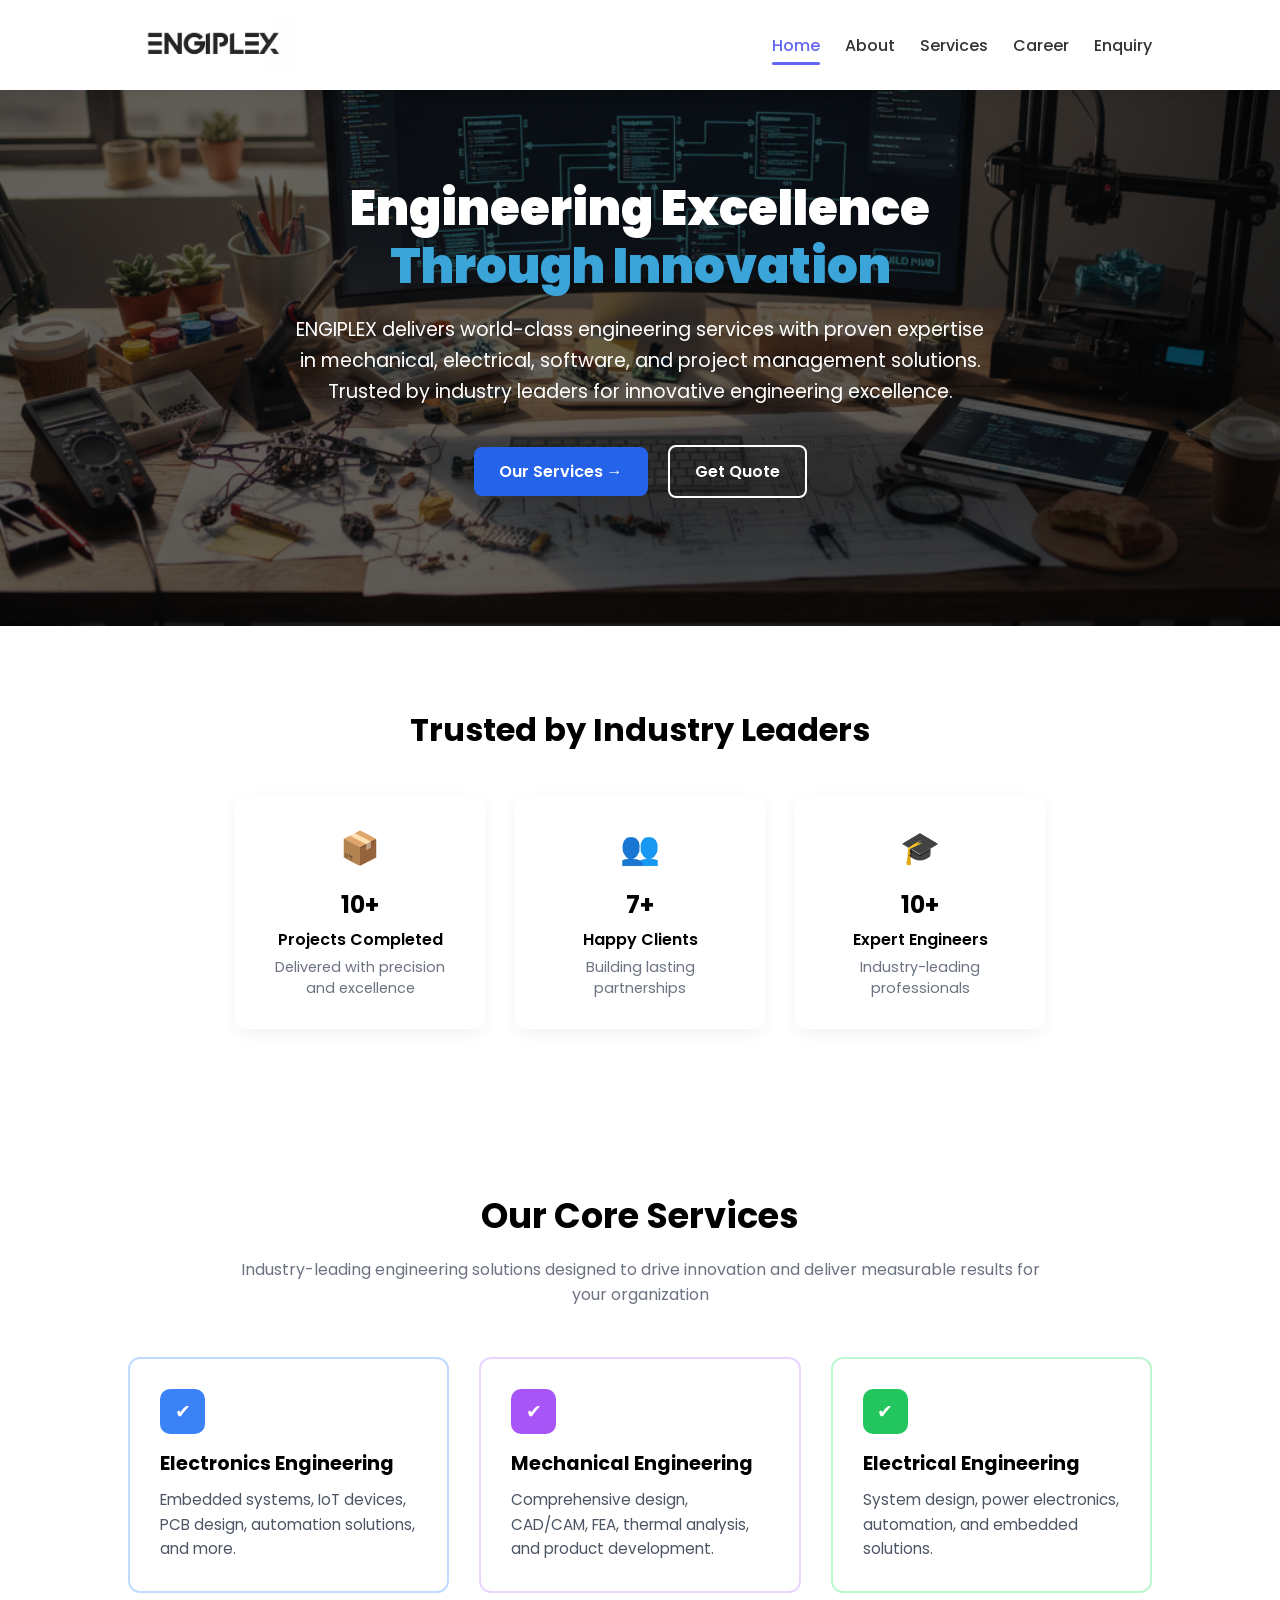
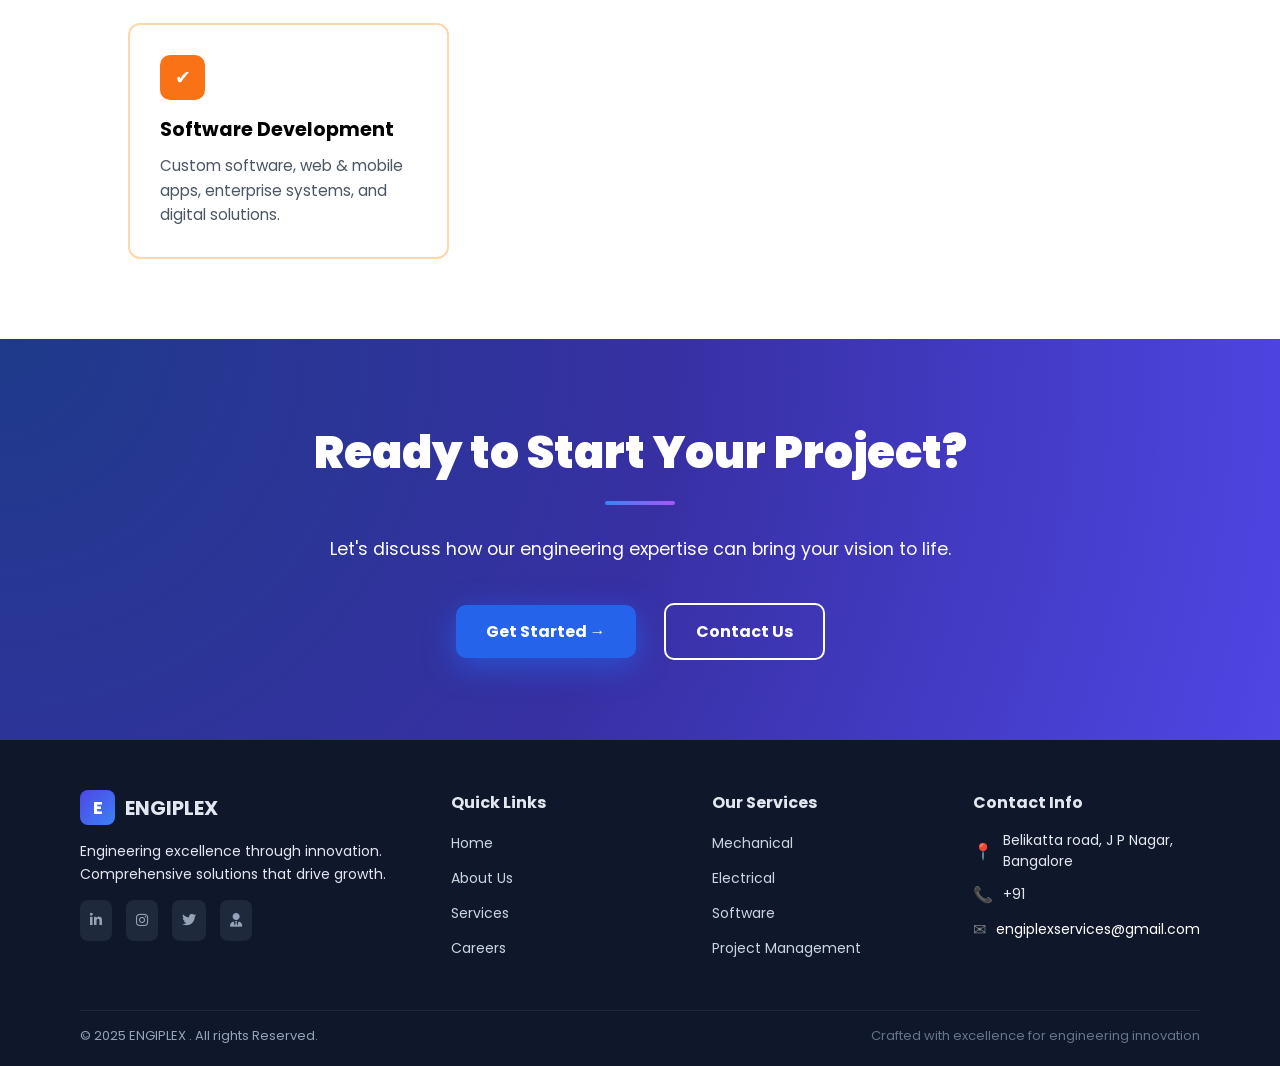
<file: index.html>
<!DOCTYPE html>
<html lang="en">
<head>
  <meta charset="UTF-8" />
  <meta name="viewport" content="width=device-width, initial-scale=1" />
  <title>ENGIPLEX</title>
  <link rel="icon" type="image/x-icon" href="/letter-e.png">
  <link rel="stylesheet" href="style.css" />
  <link href="https://fonts.googleapis.com/css2?family=Poppins:wght@300;400;500;600;700&display=swap" rel="stylesheet">
  <link rel="stylesheet" href="https://cdnjs.cloudflare.com/ajax/libs/font-awesome/6.4.0/css/all.min.css" />
</head>
<body>
  <!-- Navbar -->
<header>
  <div class="logo">
    <img src="./WhatsApp Image 2025-09-23 at 20.38.59 (1).jpeg" 
         alt="Engiplex" class="logo-img">
  </div>

  <!-- Hamburger -->
  <button class="hamburger" id="hamburger">&#9776;</button>

  <!-- Nav menu -->
  <nav class="nav-menu" id="nav-menu">
    <ul>
      <li><a href="./index.html" class="active">Home</a></li>
      <li><a href="./about.html">About</a></li>
      <li><a href="./services.html">Services</a></li>
      <li><a href="./career.html">Career</a></li>
      <li><a href="./Enquiry.html">Enquiry</a></li>
    </ul>
  </nav>
</header>

  <div class="spacer"></div>

  <!-- Hero Section -->
  <section class="hero">
    <div class="hero-content">
      <h1>
        Engineering Excellence <br />
        <span>Through Innovation</span>
      </h1>
      <p>
        ENGIPLEX delivers world-class engineering services with proven expertise in mechanical,
        electrical, software, and project management solutions. Trusted by industry leaders for
        innovative engineering excellence.
      </p>
      <a href="./services.html" class="btn btn-primary">Our Services →</a>
      <a href="./Enquiry.html" class="btn btn-outline">Get Quote</a>
    </div>
  </section>

  <!-- Stats Section -->
  <section class="stats">
    <h2>Trusted by Industry Leaders</h2>
    <div class="stats-container">
      <div class="stat-box blue">
        <div class="icon">📦</div>
        <h3>10+</h3>
        <p>Projects Completed</p>
        <span>Delivered with precision and excellence</span>
      </div>
      <div class="stat-box purple">
        <div class="icon">👥</div>
        <h3>7+</h3>
        <p>Happy Clients</p>
        <span>Building lasting partnerships</span>
      </div>
      <div class="stat-box green">
        <div class="icon">🎓</div>
        <h3>10+</h3>
        <p>Expert Engineers</p>
        <span>Industry-leading professionals</span>
      </div>
    </div>
  </section>

  <!-- Services -->
  <section class="services" id="services">
    <h2>Our Core Services</h2>
    <p class="subtitle">
      Industry-leading engineering solutions designed to drive innovation and deliver measurable 
      results for your organization
    </p>

    <div class="services-container">
      <div class="service-box blue">
        <div class="icon">✔</div>
        <h3>Electronics Engineering</h3>
        <p>Embedded systems, IoT devices, PCB design, automation solutions, and more.</p>
      </div>

      <div class="service-box purple">
        <div class="icon">✔</div>
        <h3>Mechanical Engineering</h3>
        <p>Comprehensive design, CAD/CAM, FEA, thermal analysis, and product development.</p>
      </div>

      <div class="service-box green">
        <div class="icon">✔</div>
        <h3>Electrical Engineering</h3>
        <p>System design, power electronics, automation, and embedded solutions.</p>
      </div>

      <div class="service-box orange">
        <div class="icon">✔</div>
        <h3>Software Development</h3>
        <p>Custom software, web & mobile apps, enterprise systems, and digital solutions.</p>
      </div>
    </div>
  </section>

  <!-- CTA -->
  <section class="cta">
    <div class="cta-content">
      <h2>Ready to Start Your Project?</h2>
      <div class="underline"></div>
      <p>Let's discuss how our engineering expertise can bring your vision to life.</p>
      <div class="cta-buttons">
        <a href="./Enquiry.html" class="btn btn-primary">Get Started →</a>
        <a href="./Enquiry.html" class="btn btn-outline">Contact Us</a>
      </div>
    </div>
  </section>

  <!-- Footer -->
  <footer>
    <div class="footer-container">
      <div class="footer-logo">
        <h2><span>E</span> ENGIPLEX</h2>
        <p>Engineering excellence through innovation. Comprehensive solutions that drive growth.</p>
        <div class="social-icons">
          <a href="https://www.linkedin.com/in/engiplex-solutions-1778b5385/"><i class="fa-brands fa-linkedin-in"></i></a>
          <a href="https://www.instagram.com/engiplex_solutions?igsh=ajIwdDNiMGxyZDZq"><i class="fa-brands fa-instagram"></i></a>
          <a href="https://x.com/engiplex?t=Xqmq5yQacJiOhjnsV5-pFg&s=08"><i class="fa-brands fa-twitter"></i></a>
          <a href="./admin.html" class="login-btn"><i class="fa-solid fa-user-tie"></i></a>
        </div>
      </div>

      <div>
        <h3>Quick Links</h3>
        <ul>
          <li><a href="./index.html">Home</a></li>
          <li><a href="./about.html">About Us</a></li>
          <li><a href="./services.html">Services</a></li>
          <li><a href="./career.html">Careers</a></li>
        </ul>
      </div>

      <div>
        <h3>Our Services</h3>
        <ul>
          <li><a href="./services.html">Mechanical</a></li>
          <li><a href="./services.html">Electrical</a></li>
          <li><a href="./services.html">Software</a></li>
          <li><a href="./services.html">Project Management</a></li>
        </ul>
      </div>

      <div class="contact-info">
        <h3>Contact Info</h3>
        <p><span>📍</span> Belikatta road, J P Nagar, Bangalore</p>
        <p><span>📞</span> +91</p>
        <p><span>✉</span> <a id="ml" href="mailto:engiplexservices@gmail.com">engiplexservices@gmail.com</a></p>
      </div>
    </div>

    <div class="footer-bottom">
      <p>© 2025 ENGIPLEX . All rights Reserved.</p>
      <p><span>Crafted with excellence for engineering innovation</span></p>
    </div>
  </footer>
  <script>
// Hamburger menu toggle
const hamburger = document.querySelector('.hamburger');
const navMenu = document.querySelector('.nav-menu');

hamburger.addEventListener('click', () => {
  navMenu.classList.toggle('show');
});

// Close mobile menu when a link is clicked
document.querySelectorAll('.nav-menu ul li a').forEach(link => {
  link.addEventListener('click', () => {
    navMenu.classList.remove('show');
  });
});


  </script>
</body>
</html>
</file>
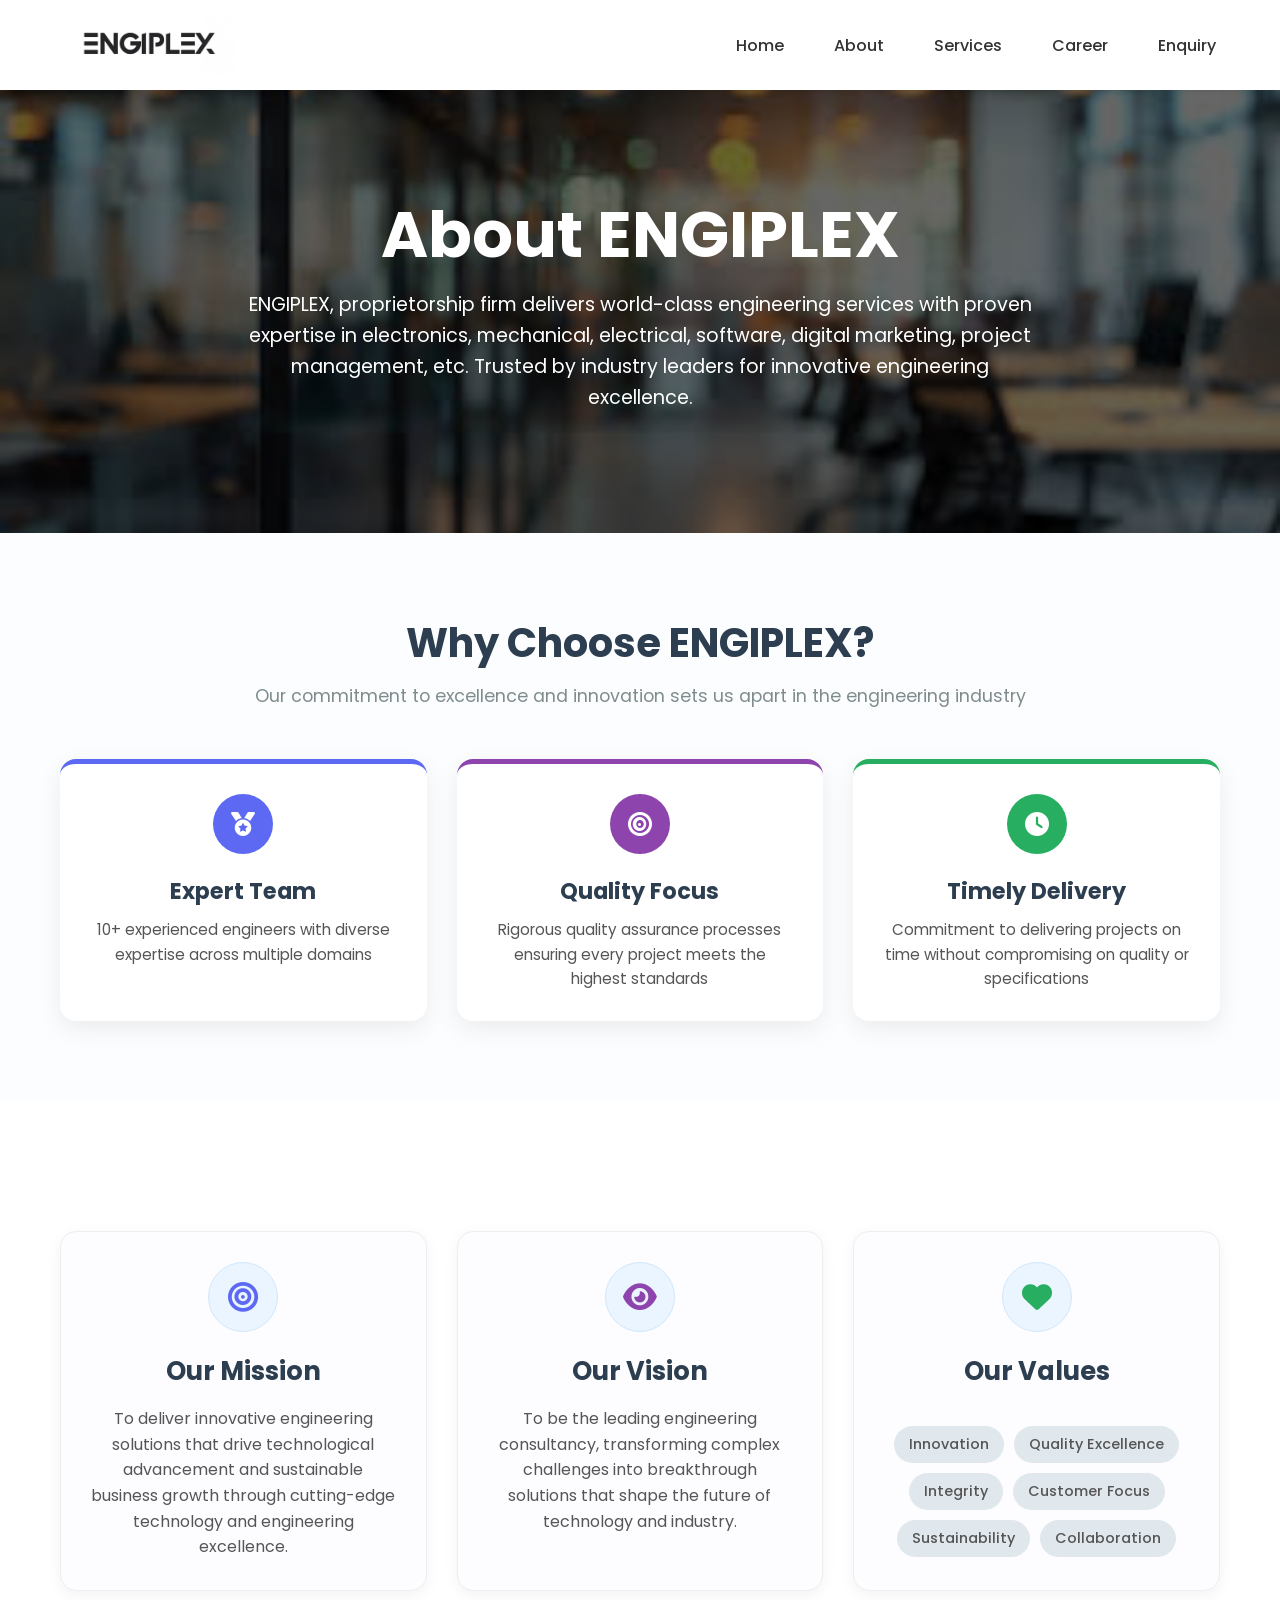
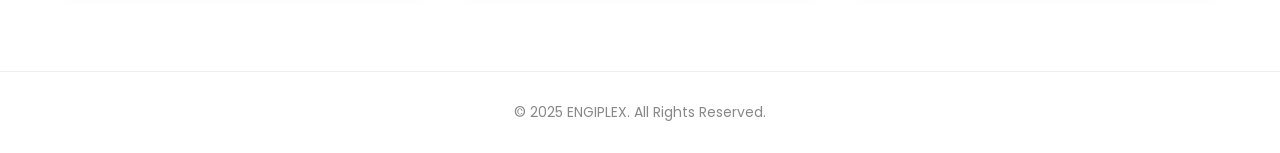
<file: about.html>
<!DOCTYPE html>
<html lang="en">
<head>
  <meta charset="UTF-8">
  <meta name="viewport" content="width=device-width, initial-scale=1.0">
  <title>About Us - ENGIPLEX</title>
  <link rel="stylesheet" href="./style.css">
  <link rel="stylesheet" href="./about.css">
  <link rel="preconnect" href="https://fonts.googleapis.com">
  <link rel="preconnect" href="https://fonts.gstatic.com" crossorigin>
  <link href="https://fonts.googleapis.com/css2?family=Poppins:wght@400;500;600;700&display=swap" rel="stylesheet">
  <link rel="stylesheet" href="https://cdnjs.cloudflare.com/ajax/libs/font-awesome/6.4.2/css/all.min.css">
</head>
<body>

  <!-- Navbar/Header -->
  <header>
    <div class="logo">
      <img src="./WhatsApp Image 2025-09-23 at 20.38.59 (1).jpeg" alt="Engiplex" class="logo-img">
    </div>

    <!-- Hamburger -->
    <button class="hamburger">&#9776;</button>

    <!-- Nav menu -->
    <nav class="nav-menu">
      <ul>
        <li><a href="./index.html">Home</a></li>
        <li><a href="./about.html" class="active">About</a></li>
        <li><a href="./services.html">Services</a></li>
        <li><a href="./career.html">Career</a></li>
        <li><a href="./Enquiry.html">Enquiry</a></li>
      </ul>
    </nav>
  </header>

  <div class="spacer"></div>

  <main>
    <!-- Hero Section -->
    <section class="hero-section">
      <div class="hero-content">
        <h1>About <br>ENGIPLEX</h1>
        <p>ENGIPLEX, proprietorship firm delivers world-class engineering services with proven expertise in electronics, mechanical, electrical, software, digital marketing, project management, etc. Trusted by industry leaders for innovative engineering excellence.</p>
      </div>
    </section>

    <!-- Why Choose Us -->
    <section class="section-padded why-choose-us">
      <div class="container">
        <h2 class="section-title">Why Choose ENGIPLEX?</h2>
        <p class="section-subtitle">Our commitment to excellence and innovation sets us apart in the engineering industry</p>

        <div class="features-grid">
          <div class="feature-card team">
            <div class="card-icon"><i class="fas fa-medal"></i></div>
            <h3>Expert Team</h3>
            <p>10+ experienced engineers with diverse expertise across multiple domains</p>
          </div>
          <div class="feature-card quality">
            <div class="card-icon"><i class="fas fa-bullseye"></i></div>
            <h3>Quality Focus</h3>
            <p>Rigorous quality assurance processes ensuring every project meets the highest standards</p>
          </div>
          <div class="feature-card delivery">
            <div class="card-icon"><i class="fas fa-clock"></i></div>
            <h3>Timely Delivery</h3>
            <p>Commitment to delivering projects on time without compromising on quality or specifications</p>
          </div>
        </div>
      </div>
    </section>

    <!-- Mission, Vision, Values -->
    <section class="section-padded mvv-section">
      <div class="container">
        <div class="mvv-grid">
          <div class="mvv-item mission">
            <div class="item-icon"><i class="fas fa-bullseye"></i></div>
            <h3>Our Mission</h3>
            <p>To deliver innovative engineering solutions that drive technological advancement and sustainable business growth through cutting-edge technology and engineering excellence.</p>
          </div>
          <div class="mvv-item vision">
            <div class="item-icon"><i class="fas fa-eye"></i></div>
            <h3>Our Vision</h3>
            <p>To be the leading engineering consultancy, transforming complex challenges into breakthrough solutions that shape the future of technology and industry.</p>
          </div>
          <div class="mvv-item values">
            <div class="item-icon"><i class="fas fa-heart"></i></div>
            <h3>Our Values</h3>
            <div class="values-tags">
              <span>Innovation</span>
              <span>Quality Excellence</span>
              <span>Integrity</span>
              <span>Customer Focus</span>
              <span>Sustainability</span>
              <span>Collaboration</span>
            </div>
          </div>
        </div>
      </div>
    </section>
  </main>

  <footer>
    &copy; 2025 ENGIPLEX. All Rights Reserved.
  </footer>

  <!-- JS for navbar -->
  <script>
    const hamburger = document.querySelector('.hamburger');
    const navMenu = document.querySelector('.nav-menu');

    hamburger.addEventListener('click', () => {
      navMenu.classList.toggle('show');
    });

    document.querySelectorAll('.nav-menu ul li a').forEach(link => {
      link.addEventListener('click', () => {
        navMenu.classList.remove('show');
      });
    });

    // Highlight active page dynamically
    const currentPage = location.pathname.split("/").pop();
    document.querySelectorAll('.nav-menu ul li a').forEach(link => {
      if(link.getAttribute('href') === currentPage) {
        link.classList.add('active');
      } else {
        link.classList.remove('active');
      }
    });
  </script>

</body>
</html>
</file>
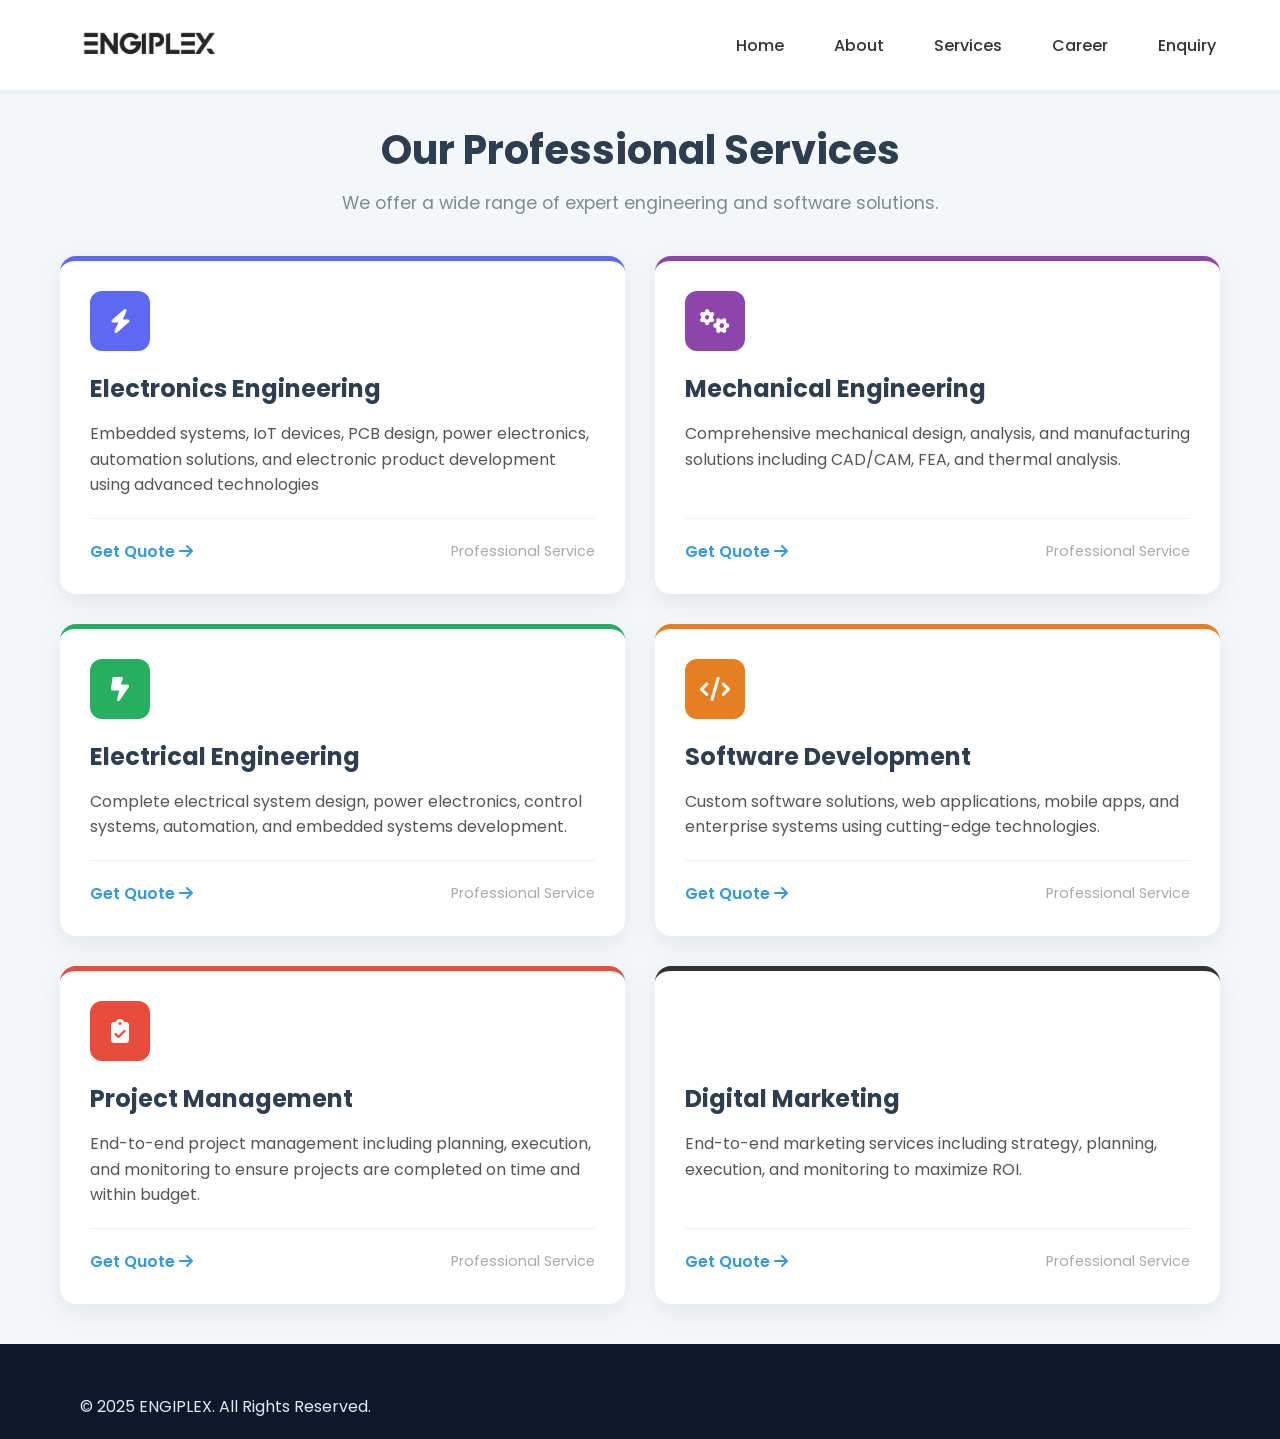
<file: services.html>
<!DOCTYPE html>
<html lang="en">
<head>
  <meta charset="UTF-8">
  <meta name="viewport" content="width=device-width, initial-scale=1.0">
  <title>Our Services - ENGIPLEX</title>
  <link rel="stylesheet" href="./style.css">
  <link rel="stylesheet" href="./services.css">
  <link rel="preconnect" href="https://fonts.googleapis.com">
  <link rel="preconnect" href="https://fonts.gstatic.com" crossorigin>
  <link href="https://fonts.googleapis.com/css2?family=Poppins:wght@400;500;600;700&display=swap" rel="stylesheet">
  <link rel="stylesheet" href="https://cdnjs.cloudflare.com/ajax/libs/font-awesome/6.4.2/css/all.min.css">
</head>
<body>

  <!-- Navbar/Header -->
  <header>
    <div class="logo">
      <img src="./WhatsApp Image 2025-09-23 at 20.38.59 (1).jpeg" alt="Engiplex" class="logo-img">
    </div>

    <!-- Hamburger -->
    <button class="hamburger">&#9776;</button>

    <!-- Nav menu -->
    <nav class="nav-menu">
      <ul>
        <li><a href="./index.html">Home</a></li>
        <li><a href="./about.html">About</a></li>
        <li><a href="./services.html" class="active">Services</a></li>
        <li><a href="./career.html">Career</a></li>
        <li><a href="./Enquiry.html">Enquiry</a></li>
      </ul>
    </nav>
  </header>

  <div class="spacer"></div>

  <main class="container">
    <div class="page-header">
      <h1>Our Professional Services</h1>
      <p>We offer a wide range of expert engineering and software solutions.</p>
    </div>

    <div class="services-grid">
      <div class="service-card vlsi">
        <div class="card-icon"><i class="fas fa-bolt"></i></div>
        <h3>Electronics Engineering</h3>
        <p>Embedded systems, IoT devices, PCB design, power electronics, automation solutions, and electronic product development using advanced technologies</p>
        <div class="card-footer">
          <a href="./Enquiry.html">Get Quote <i class="fas fa-arrow-right"></i></a>
          <span>Professional Service</span>
        </div>
      </div>

      <div class="service-card mechanical">
        <div class="card-icon"><i class="fas fa-cogs"></i></div>
        <h3>Mechanical Engineering</h3>
        <p>Comprehensive mechanical design, analysis, and manufacturing solutions including CAD/CAM, FEA, and thermal analysis.</p>
        <div class="card-footer">
          <a href="./Enquiry.html">Get Quote <i class="fas fa-arrow-right"></i></a>
          <span>Professional Service</span>
        </div>
      </div>

      <div class="service-card electrical">
        <div class="card-icon"><i class="fas fa-bolt-lightning"></i></div>
        <h3>Electrical Engineering</h3>
        <p>Complete electrical system design, power electronics, control systems, automation, and embedded systems development.</p>
        <div class="card-footer">
          <a href="./Enquiry.html">Get Quote <i class="fas fa-arrow-right"></i></a>
          <span>Professional Service</span>
        </div>
      </div>

      <div class="service-card software">
        <div class="card-icon"><i class="fas fa-code"></i></div>
        <h3>Software Development</h3>
        <p>Custom software solutions, web applications, mobile apps, and enterprise systems using cutting-edge technologies.</p>
        <div class="card-footer">
          <a href="./Enquiry.html">Get Quote <i class="fas fa-arrow-right"></i></a>
          <span>Professional Service</span>
        </div>
      </div>

      <div class="service-card project-management">
        <div class="card-icon"><i class="fas fa-clipboard-check"></i></div>
        <h3>Project Management</h3>
        <p>End-to-end project management including planning, execution, and monitoring to ensure projects are completed on time and within budget.</p>
        <div class="card-footer">
          <a href="./Enquiry.html">Get Quote <i class="fas fa-arrow-right"></i></a>
          <span>Professional Service</span>
        </div>
      </div>

      <div class="service-card digital-marketing">
        <div class="card-icon"><i class="fas fa-bullhorn"></i></div>
        <h3>Digital Marketing</h3>
        <p>End-to-end marketing services including strategy, planning, execution, and monitoring to maximize ROI.</p>
        <div class="card-footer">
          <a href="./Enquiry.html">Get Quote <i class="fas fa-arrow-right"></i></a>
          <span>Professional Service</span>
        </div>
      </div>
    </div>
  </main>

  <footer>
    &copy; 2025 ENGIPLEX. All Rights Reserved.
  </footer>

  <!-- JS for navbar -->
  <script>
    const hamburger = document.querySelector('.hamburger');
    const navMenu = document.querySelector('.nav-menu');

    hamburger.addEventListener('click', () => {
      navMenu.classList.toggle('show');
    });

    document.querySelectorAll('.nav-menu ul li a').forEach(link => {
      link.addEventListener('click', () => {
        navMenu.classList.remove('show');
      });
    });

    // Highlight active page dynamically
    const currentPage = location.pathname.split("/").pop();
    document.querySelectorAll('.nav-menu ul li a').forEach(link => {
      if(link.getAttribute('href') === currentPage) {
        link.classList.add('active');
      } else {
        link.classList.remove('active');
      }
    });
  </script>

</body>
</html>
</file>
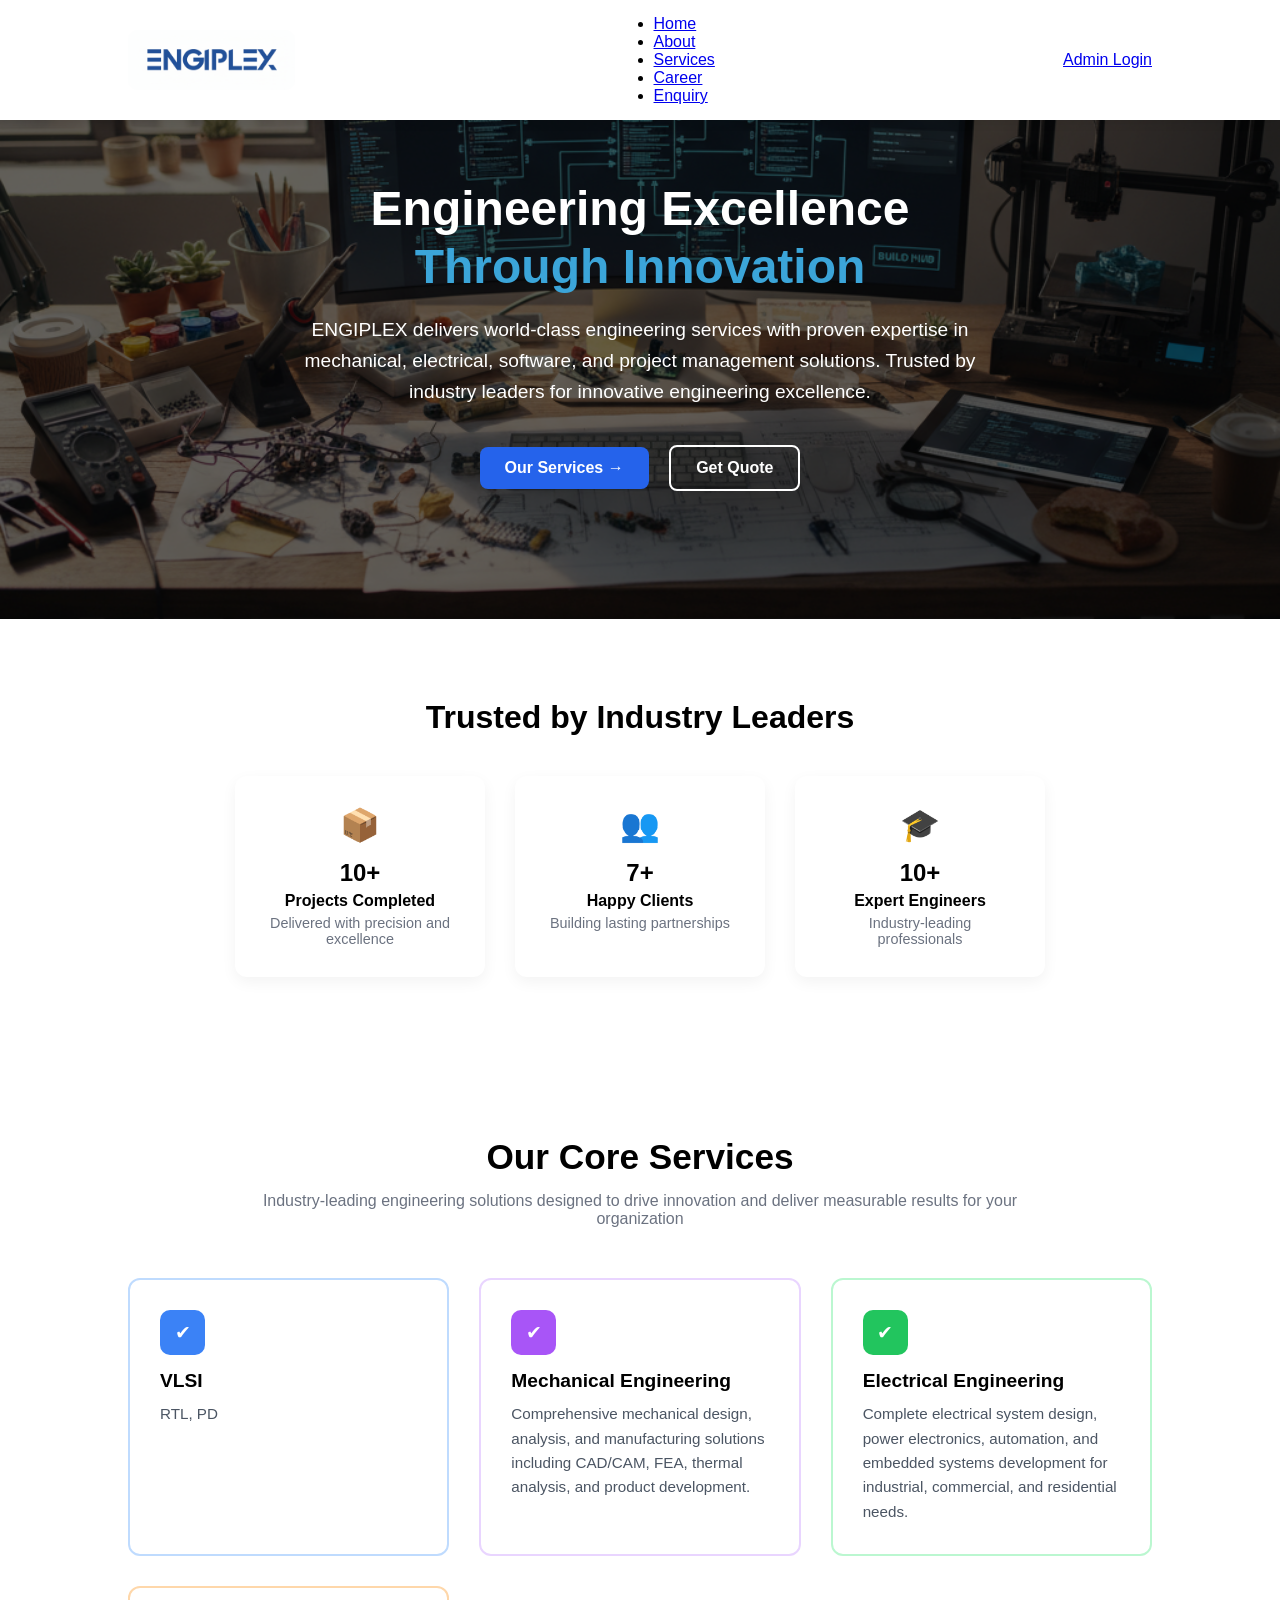
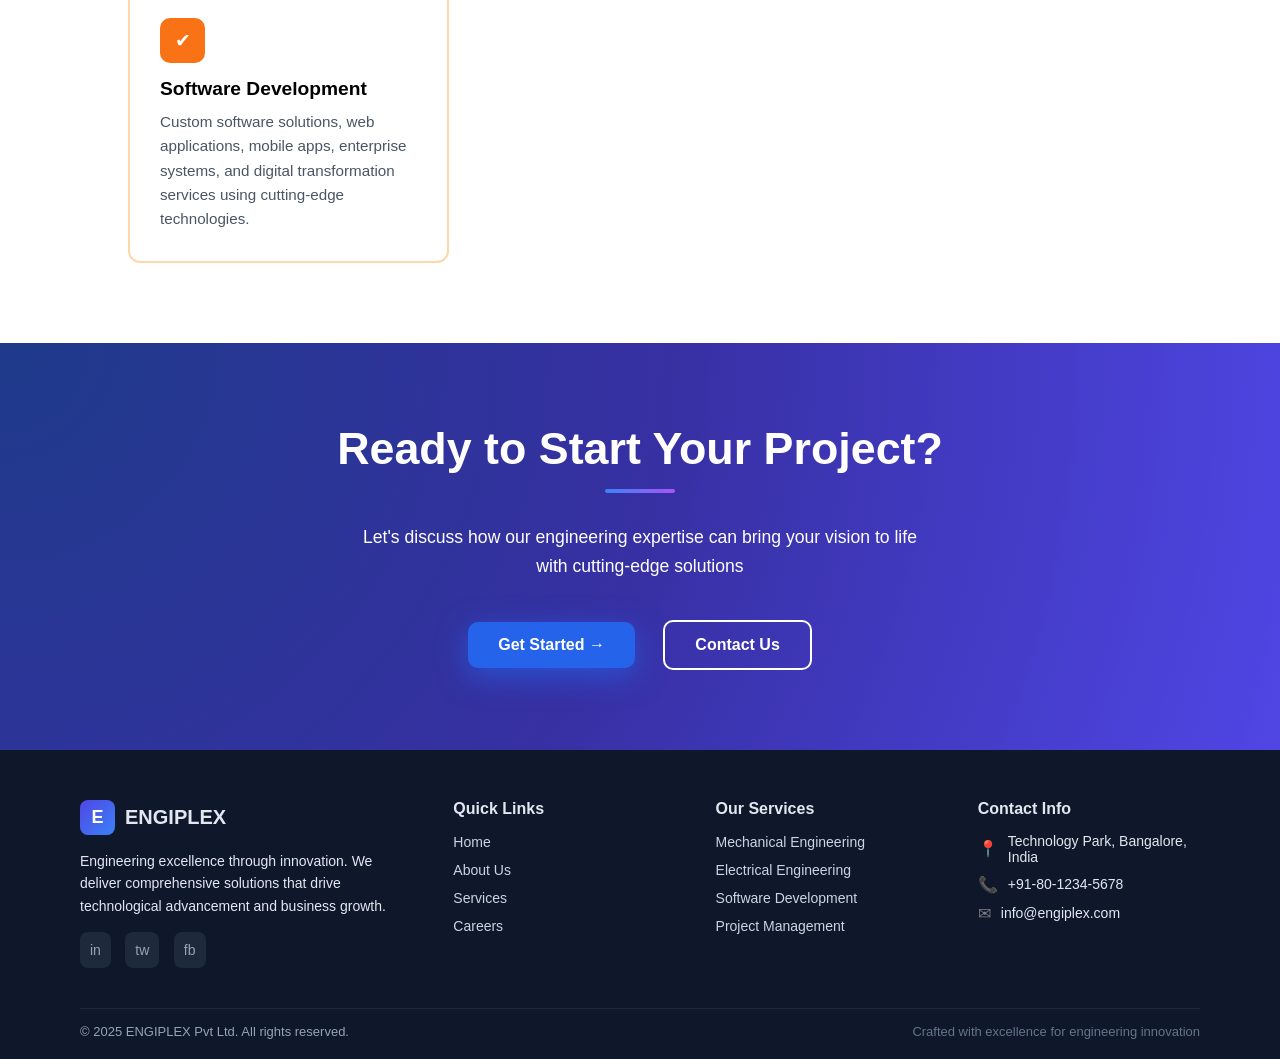
<file: style.html>
<!DOCTYPE html>
<html lang="en">
<head>
  <meta charset="UTF-8" />
  <meta name="viewport" content="width=device-width, initial-scale=1" />
  <title>ENGIPLEX</title>
  <link rel="stylesheet" href="style.css" />
</head>
<body>
  <!-- Navbar -->
  <header>
    <!-- <div class="logo">
      <span class="logo-circle">E</span> ENGIPLEX
    </div> -->
    <img src="./Engiplex.png" alt="Quick Bake Logo" style="height: 60px; margin-right: 10px; border-radius: 10px;">
    <nav>
      <ul>
        <li><a href="./style.html" class="active">Home</a></li>
        <li><a href="./about.html">About</a></li>
        <li><a href="./services.html">Services</a></li>
        <li><a href="./career.html">Career</a></li>
        <li><a href="./Enquiry.html">Enquiry</a></li>
      </ul>
    </nav>
    <a href="./admin.html" class="login-btn">Admin Login</a>
  </header>

  <div class="spacer"></div>

  <!-- Hero Section -->
  <section class="hero">
    <div class="hero-content">
      <h1>
        Engineering Excellence <br />
        <span>Through Innovation</span>
      </h1>
      <p>
        ENGIPLEX delivers world-class engineering services with proven expertise in mechanical,
        electrical, software, and project management solutions. Trusted by industry leaders for
        innovative engineering excellence.
      </p>
      <a href="#services" class="btn btn-primary">Our Services →</a>
      <a href="#contact" class="btn btn-outline">Get Quote</a>
    </div>
  </section>

  <!-- Stats Section -->
  <section class="stats">
    <h2>Trusted by Industry Leaders</h2>
    <div class="stats-container">
      <div class="stat-box blue">
        <div class="icon">📦</div>
        <h3>10+</h3>
        <p>Projects Completed</p>
        <span>Delivered with precision and excellence</span>
      </div>
      <div class="stat-box purple">
        <div class="icon">👥</div>
        <h3>7+</h3>
        <p>Happy Clients</p>
        <span>Building lasting partnerships</span>
      </div>
      <div class="stat-box green">
        <div class="icon">🎓</div>
        <h3>10+</h3>
        <p>Expert Engineers</p>
        <span>Industry-leading professionals</span>
      </div>
    </div>
  </section>

  <!-- Core Services Section -->
  <section class="services" id="services">
    <h2>Our Core Services</h2>
    <p class="subtitle">
      Industry-leading engineering solutions designed to drive innovation and deliver measurable 
      results for your organization
    </p>

    <div class="services-container">
      <!-- Service Box 1 -->
      <div class="service-box blue">
        <div class="icon">✔</div>
        <h3>VLSI</h3>
        <p>RTL, PD</p>
      </div>

      <!-- Service Box 2 -->
      <div class="service-box purple">
        <div class="icon">✔</div>
        <h3>Mechanical Engineering</h3>
        <p>
          Comprehensive mechanical design, analysis, and manufacturing solutions including CAD/CAM, 
          FEA, thermal analysis, and product development.
        </p>
      </div>

      <!-- Service Box 3 -->
      <div class="service-box green">
        <div class="icon">✔</div>
        <h3>Electrical Engineering</h3>
        <p>
          Complete electrical system design, power electronics, automation, and embedded systems 
          development for industrial, commercial, and residential needs.
        </p>
      </div>

      <!-- Service Box 4 -->
      <div class="service-box orange">
        <div class="icon">✔</div>
        <h3>Software Development</h3>
        <p>
          Custom software solutions, web applications, mobile apps, enterprise systems, and digital 
          transformation services using cutting-edge technologies.
        </p>
      </div>
    </div>
  </section>

  <!-- Call to Action Section -->
  <section class="cta">
    <div class="cta-content">
      <h2>Ready to Start Your Project?</h2>
      <div class="underline"></div>
      <p>
        Let's discuss how our engineering expertise can bring your vision to life with
        cutting-edge solutions
      </p>
      <div class="cta-buttons">
        <a href="#get-started" class="btn btn-primary">Get Started →</a>
        <a href="#contact" class="btn btn-outline">Contact Us</a>
      </div>
    </div>
  </section>

  <!-- Footer -->
  <footer>
    <div class="footer-container">

      <!-- Logo & About -->
      <div class="footer-logo">
        <h2><span>E</span> ENGIPLEX</h2>
        <p>Engineering excellence through innovation. We deliver comprehensive solutions that drive technological advancement and business growth.</p>
        <div class="social-icons">
          <a href="#">in</a>
          <a href="#">tw</a>
          <a href="#">fb</a>
        </div>
      </div>

      <!-- Quick Links -->
      <div>
        <h3>Quick Links</h3>
        <ul>
          <li><a href="#">Home</a></li>
          <li><a href="#">About Us</a></li>
          <li><a href="#">Services</a></li>
          <li><a href="#">Careers</a></li>
        </ul>
      </div>

      <!-- Services -->
      <div>
        <h3>Our Services</h3>
        <ul>
          <li><a href="#">Mechanical Engineering</a></li>
          <li><a href="#">Electrical Engineering</a></li>
          <li><a href="#">Software Development</a></li>
          <li><a href="#">Project Management</a></li>
        </ul>
      </div>

      <!-- Contact Info -->
      <div class="contact-info">
        <h3>Contact Info</h3>
        <p><span>📍</span> Technology Park, Bangalore, India</p>
        <p><span>📞</span> +91-80-1234-5678</p>
        <p><span>✉</span> info@engiplex.com</p>
      </div>

    </div>

    <div class="footer-bottom">
      <p>© 2025 ENGIPLEX Pvt Ltd. All rights reserved.</p>
      <p><span>Crafted with excellence for engineering innovation</span></p>
    </div>
  </footer>
</body>
</html>
</file>
<file: style.css>
/* Reset */
* {
  margin: 0;
  padding: 0;
  box-sizing: border-box;
  font-family: "Poppins", sans-serif;
}

/* Navbar/Header */
header {
  position: fixed;
  top: 0;
  left: 0;
  width: 100%;
  background: #fff;
  box-shadow: 0 2px 10px rgba(0,0,0,0.08);
  display: flex;
  align-items: center;
  justify-content: space-between;
  padding: 15px 10%;
  z-index: 1000;
}

/* Logo */
header .logo {
  font-size: 1.3rem;
  font-weight: bold;
  color: #6366f1;
  display: flex;
  align-items: center;
  gap: 8px;
}

header .logo img {
  height: 60px;
  border-radius: 10px;
}

/* Nav menu */
.nav-menu {
  display: flex;
  position: relative;
}

.nav-menu ul {
  display: flex;
  list-style: none;
  gap: 25px;
}

.nav-menu ul li a {
  text-decoration: none;
  color: #333;
  font-weight: 500;
  padding-bottom: 8px;
  position: relative;
  transition: color 0.3s;
}

.nav-menu ul li a.active,
.nav-menu ul li a:hover {
  color: #6366f1;
}

.nav-menu ul li a.active::after {
  content: "";
  position: absolute;
  height: 3px;
  width: 100%;
  background: #6366f1;
  border-radius: 5px;
  bottom: 0;
  left: 0;
}

/* Hamburger icon */
.hamburger {
  display: none;
  font-size: 1.8rem;
  background: none;
  border: none;
  color: #333;
  cursor: pointer;
  z-index: 1001;
}

/* Spacer to prevent content overlap */
.spacer {
  height: 80px;
}

/* Hero Section */
.hero {
  position: relative;
  padding: 100px 10% 120px;
  text-align: center;
  color: white;
  background-image: url(./Gemini_Generated_Image_7ctzi47ctzi47ctz\ \(1\).png);
  background-size: cover;
  background-position: center;
  background-repeat: no-repeat;
  overflow: hidden;
}

.hero::before {
  content: "";
  position: absolute;
  top: 0; left: 0; right: 0; bottom: 0;
  background: rgba(0, 0, 0, 0.6);
  z-index: 1;
}

.hero-content {
  position: relative;
  z-index: 2;
  max-width: 800px;
  margin: 0 auto;
}

.hero h1 {
  font-size: 3rem;
  font-weight: 900;
  margin-bottom: 20px;
  line-height: 1.2;
}

.hero h1 span {
  color: #3ba5d9;
}

.hero p {
  font-size: 1.2rem;
  font-weight: 400;
  max-width: 700px;
  margin: 0 auto 30px auto;
  line-height: 1.6;
  color: white;
}

.btn {
  display: inline-block;
  padding: 12px 25px;
  border-radius: 8px;
  font-weight: 600;
  text-decoration: none;
  margin: 8px;
  transition: all 0.3s;
  font-size: 1rem;
}

.btn-primary {
  background: #2563eb;
  color: white;
}

.btn-primary:hover {
  background: #1d4ed8;
}

.btn-outline {
  border: 2px solid white;
  color: white;
  background: transparent;
}

.btn-outline:hover {
  background: white;
  color: #2563eb;
}

/* Stats Section */
.stats {
  text-align: center;
  padding: 80px 10%;
  background: #fff;
}

.stats h2 {
  font-size: 2rem;
  font-weight: bold;
  margin-bottom: 40px;
}

.stats-container {
  display: flex;
  justify-content: center;
  gap: 30px;
  flex-wrap: wrap;
}

.stat-box {
  background: white;
  border-radius: 12px;
  padding: 30px;
  width: 250px;
  text-align: center;
  box-shadow: 0 5px 15px rgba(0,0,0,0.05);
  transition: all 0.3s;
}

.stat-box:hover {
  transform: translateY(-8px);
  box-shadow: 0 8px 25px rgba(0,0,0,0.1);
}

.stat-box .icon {
  font-size: 2rem;
  margin-bottom: 15px;
}

.stat-box h3 {
  font-size: 1.5rem;
  font-weight: 700;
}

.stat-box p {
  font-size: 1rem;
  font-weight: 600;
  margin-top: 5px;
}

.stat-box span {
  font-size: 0.9rem;
  color: #6b7280;
  display: block;
  margin-top: 5px;
}

/* Services Section */
.services {
  text-align: center;
  padding: 80px 10%;
  background: white;
}

.services h2 {
  font-size: 2.2rem;
  font-weight: bold;
  margin-bottom: 15px;
}

.services .subtitle {
  color: #6b7280;
  font-size: 1rem;
  margin-bottom: 50px;
  max-width: 800px;
  margin-left: auto;
  margin-right: auto;
}

.services-container {
  display: grid;
  grid-template-columns: repeat(auto-fit, minmax(250px, 1fr));
  gap: 30px;
}

.service-box {
  background: white;
  border: 2px solid #e5e7eb;
  border-radius: 12px;
  padding: 30px;
  text-align: left;
  transition: all 0.3s;
}

.service-box:hover {
  transform: translateY(-8px);
  box-shadow: 0 8px 20px rgba(0,0,0,0.05);
}

.service-box .icon {
  width: 45px;
  height: 45px;
  border-radius: 10px;
  display: flex;
  align-items: center;
  justify-content: center;
  font-size: 1.2rem;
  margin-bottom: 15px;
  color: white;
}

.service-box.blue { border-color: #bfdbfe; }
.service-box.blue .icon { background: #3b82f6; }

.service-box.purple { border-color: #e9d5ff; }
.service-box.purple .icon { background: #a855f7; }

.service-box.green { border-color: #bbf7d0; }
.service-box.green .icon { background: #22c55e; }

.service-box.orange { border-color: #fed7aa; }
.service-box.orange .icon { background: #f97316; }

.service-box h3 {
  font-size: 1.2rem;
  font-weight: 700;
  margin-bottom: 10px;
}

.service-box p {
  font-size: 0.95rem;
  color: #4b5563;
  line-height: 1.6;
}

/* CTA Section */
.cta {
  background: radial-gradient(circle at top left, #1e3a8a, #3730a3, #4f46e5);
  padding: 80px 10%;
  color: white;
  text-align: center;
}

.cta-content {
  max-width: 700px;
  margin: 0 auto;
}

.cta h2 {
  font-size: 2.8rem;
  font-weight: 900;
  margin-bottom: 10px;
}

.underline {
  width: 70px;
  height: 4px;
  background: linear-gradient(90deg, #3b82f6, #a855f7);
  margin: 15px auto 30px;
  border-radius: 3px;
}

.cta p {
  font-size: 1.1rem;
  line-height: 1.6;
  max-width: 60ch;
  margin: 0 auto 40px;
}

.cta-buttons .btn {
  margin: 0 12px;
  font-size: 1rem;
  padding: 14px 30px;
  border-radius: 10px;
}

.cta-buttons .btn-primary {
  background-color: #2563eb;
  box-shadow: 0 8px 30px #2563ebaa;
  font-weight: 700;
}

.cta-buttons .btn-primary:hover {
  background-color: #1d4ed8;
  box-shadow: 0 10px 40px #1d4ed8cc;
}

.cta-buttons .btn-outline {
  border: 2px solid white;
  color: white;
  background: transparent;
  font-weight: 700;
}

.cta-buttons .btn-outline:hover {
  background: white;
  color: #2563eb;
}

/* Footer Section */
footer {
  background: #0f172a;
  padding: 50px 80px 20px;
  color: #e2e8f0;
}

.footer-container {
  display: grid;
  grid-template-columns: 1.5fr 1fr 1fr 1fr;
  gap: 40px;
}

.footer-logo h2 {
  display: flex;
  align-items: center;
  font-size: 20px;
  font-weight: 700;
  margin-bottom: 15px;
}

.footer-logo h2 span {
  display: inline-block;
  width: 35px;
  height: 35px;
  margin-right: 10px;
  background: linear-gradient(135deg, #4f46e5, #3b82f6);
  border-radius: 8px;
  text-align: center;
  line-height: 35px;
  font-size: 18px;
  color: #fff;
  font-weight: bold;
}

.footer-logo p {
  font-size: 14px;
  line-height: 1.6;
  margin-bottom: 15px;
}

.social-icons a {
  display: inline-block;
  margin-right: 10px;
  background: #1e293b;
  padding: 10px;
  border-radius: 8px;
  color: #94a3b8;
  text-decoration: none;
  font-size: 14px;
  transition: 0.3s;
}

.social-icons a:hover {
  background: #605656;
  color: aqua;
}

footer h3 {
  font-size: 16px;
  margin-bottom: 15px;
  font-weight: bold;
}

footer ul {
  list-style: none;
}

footer ul li {
  margin-bottom: 10px;
}

footer ul li a {
  color: #cbd5e1;
  font-size: 14px;
  text-decoration: none;
  transition: 0.3s;
}

footer ul li a:hover {
  color: aqua;
}

.contact-info p {
  margin-bottom: 10px;
  font-size: 14px;
  display: flex;
  align-items: center;
}

.contact-info p span {
  margin-right: 10px;
  color: #7d7f81;
  font-size: 16px;
}

#ml{
 text-decoration: none;
 color: white;
}

#ml:hover{
  color: rgb(207, 46, 196);
}

.footer-bottom {
  border-top: 1px solid #1e293b;
  margin-top: 40px;
  padding-top: 15px;
  font-size: 13px;
  display: flex;
  justify-content: space-between;
  flex-wrap: wrap;
  color: #94a3b8;
}

.footer-bottom span {
  color: #64748b;
}

/* ======================
RESPONSIVE HEADER
====================== */
@media (max-width: 992px) {
  .hamburger {
    display: block;
  }

  .nav-menu {
    position: absolute;
    top: 70px;
    left: 0;
    width: 100%;
    background: #fff;
    overflow: hidden;
    max-height: 0;
    transition: max-height 0.5s ease;
    box-shadow: 0 4px 10px rgba(0,0,0,0.08);
  }

  .nav-menu.show {
    max-height: 500px; /* Adjust if more menu items */
  }

  .nav-menu ul {
    flex-direction: column;
    align-items: flex-start;
    padding: 10px 20px;
  }

  .nav-menu ul li {
    padding: 10px 0;
    border-bottom: 1px solid #f0f0f0;
    width: 100%;
  }

  .nav-menu ul li a {
    display: block;
  }

  .nav-menu ul li a.active::after {
    display: none;
  }
}

/* Footer responsive adjustments */
@media (max-width: 900px) {
  .footer-container {
    grid-template-columns: 1fr 1fr;
  }
}

@media (max-width: 600px) {
  .footer-container {
    grid-template-columns: 1fr;
  }
}
</file>
<file: about.css>
/* General Body Styles */
body {
    font-family: 'Poppins', sans-serif;
    margin: 0;
    background-color: #f4f7fa;
    color: #333;
}

/* Header Styles (Consistent with other pages) */
header {
    background-color: #ffffff;
    padding: 15px 5%;
    display: flex;
    justify-content: space-between;
    align-items: center;
    box-shadow: 0 2px 4px rgba(0,0,0,0.05);
}

.logo {
    font-size: 24px;
    font-weight: 700;
    color: #2c3e50;
}

.logo-e {
    background-color: #8e44ad;
    color: white;
    padding: 5px 12px;
    border-radius: 8px;
    margin-right: 5px;
}

header nav a {
    margin-left: 25px;
    text-decoration: none;
    color: #555;
    font-weight: 500;
    transition: color 0.3s ease;
}

header nav a:hover, header nav a.active {
    color: #3498db;
}

header nav a i {
    margin-right: 5px;
}

/* Main Content & Container */
.container {
    width: 100%;
    max-width: 1200px;
    margin: 0 auto;
    padding: 0 20px;
    box-sizing: border-box;
}

.section-padded {
    padding: 80px 0;
}

.section-title {
    font-size: 2.5rem;
    color: #2c3e50;
    text-align: center;
    margin-bottom: 10px;
}

.section-subtitle {
    font-size: 1.1rem;
    color: #7f8c8d;
    text-align: center;
    margin-bottom: 40px;
    max-width: 800px;
    margin-left: auto;
    margin-right: auto;
}

/* Hero Section */
.hero-section {
    background: linear-gradient(rgba(0,0,0,0.6), rgba(0,0,0,0.6)), url('./backgroung.jpeg') no-repeat center center/cover;
    color: white;
    text-align: center;
    padding: 120px 20px;
    display: flex;
    align-items: center;
    justify-content: center;
    min-height: 450px; /* Adjust as needed */
}

.hero-content h1 {
    font-size: 4rem;
    margin: 0;
    line-height: 1.1;
}

.hero-content h1 br {
    display: none; /* Hide line break on larger screens if desired, or adjust as needed */
}

.hero-content p {
    font-size: 1.2rem;
    max-width: 800px;
    margin: 20px auto 0 auto;
    line-height: 1.6;
}

/* Why Choose Us Features Grid */
.why-choose-us {
    background-color: #fcfdff;
}

.features-grid {
    display: grid;
    grid-template-columns: repeat(3, 1fr);
    gap: 30px;
    margin-top: 50px;
}

.feature-card {
    background: #ffffff;
    padding: 30px;
    border-radius: 16px;
    border-top: 5px solid;
    box-shadow: 0 8px 25px rgba(0,0,0,0.07);
    text-align: center;
    transition: transform 0.3s ease, box-shadow 0.3s ease;
}

.feature-card:hover {
    transform: translateY(-5px);
    box-shadow: 0 16px 45px rgba(0, 225, 255, 0.15);
}

.feature-card .card-icon {
    width: 60px;
    height: 60px;
    border-radius: 50%;
    display: flex;
    align-items: center;
    justify-content: center;
    margin: 0 auto 20px auto;
}

.feature-card .card-icon i {
    color: #fff;
    font-size: 24px;
}

.feature-card h3 {
    font-size: 1.4rem;
    margin: 0 0 10px 0;
    color: #2c3e50;
}

.feature-card p {
    color: #555;
    line-height: 1.6;
    font-size: 0.95rem;
}

/* Feature Card Colors */
.feature-card.team { border-color: #5d69f3; }
.feature-card.team .card-icon { background-color: #5d69f3; }

.feature-card.quality { border-color: #8e44ad; }
.feature-card.quality .card-icon { background-color: #8e44ad; }

.feature-card.delivery { border-color: #27ae60; }
.feature-card.delivery .card-icon { background-color: #27ae60; }


/* Mission, Vision, Values Section */
.mvv-section {
    background-color: #ffffff;
}

.mvv-grid {
    display: grid;
    grid-template-columns: repeat(3, 1fr);
    gap: 30px;
    margin-top: 50px;
    text-align: center;
}

.mvv-item {
    background: #fdfdff;
    padding: 30px;
    border-radius: 16px;
    border: 1px solid #eee;
    box-shadow: 0 4px 15px rgba(0,0,0,0.05);
    display: flex;
    flex-direction: column;
    align-items: center;
}

.mvv-item .item-icon {
    width: 70px;
    height: 70px;
    border-radius: 50%;
    display: flex;
    align-items: center;
    justify-content: center;
    margin-bottom: 20px;
    background-color: #ebf5ff; /* Light blue base */
    border: 1px solid #d0e7fb;
}

.mvv-item .item-icon i {
    font-size: 30px;
    color: #3498db; /* Default icon color */
}

/* Specific icon colors for MVV */
.mvv-item.mission .item-icon i { color: #5d69f3; } /* Matches team */
.mvv-item.vision .item-icon i { color: #8e44ad; } /* Matches quality */
.mvv-item.values .item-icon i { color: #27ae60; } /* Matches delivery */


.mvv-item h3 {
    font-size: 1.6rem;
    margin: 0 0 15px 0;
    color: #2c3e50;
}

.mvv-item p {
    color: #555;
    line-height: 1.6;
    font-size: 1rem;
}

.values-tags {
    margin-top: 20px;
    display: flex;
    flex-wrap: wrap;
    justify-content: center;
    gap: 10px;
}

.values-tags span {
    background-color: #e0e7ed;
    color: #555;
    padding: 8px 15px;
    border-radius: 20px;
    font-size: 0.9rem;
    font-weight: 500;
}

/* Achievements Section */
.achievements-section {
    background-color: #fcfdff;
}


/* Footer (Consistent with other pages) */
footer {
    text-align: center;
    padding: 30px;
    color: #888;
    font-size: 14px;
    background-color: #ffffff;
    border-top: 1px solid #eee;
}

/* Responsive Design */
@media (max-width: 992px) {
    .hero-content h1 {
        font-size: 3rem;
    }
    .features-grid, .mvv-grid {
        grid-template-columns: 1fr; /* Stack cards in a single column */
    }
    .mvv-section .container {
        padding-top: 40px;
        padding-bottom: 40px;
    }
}

@media (max-width: 768px) {
    header nav {
        display: none; /* Hide navigation on small screens */
    }
    .hero-section {
        padding: 80px 15px;
        min-height: 350px;
    }
    .hero-content h1 {
        font-size: 2.5rem;
    }
    .hero-content p {
        font-size: 1rem;
    }
    .section-padded {
        padding: 60px 0;
    }
    .section-title {
        font-size: 2rem;
    }
    .section-subtitle {
        font-size: 0.9rem;
        margin-bottom: 30px;
    }
    .feature-card, .mvv-item {
        padding: 25px;
    }
    .feature-card h3, .mvv-item h3 {
        font-size: 1.3rem;
    }
}

@media (max-width: 480px) {
    .hero-content h1 {
        font-size: 2rem;
    }
    .hero-content p {
        font-size: 0.9rem;
    }
}
</file>
<file: services.css>
/* General Body Styles */
body {
    font-family: 'Poppins', sans-serif;
    margin: 0;
    background-color: #f4f7fa;
    color: #333;
}

/* Header Styles (Consistent with other pages) */
header {
    background-color: #ffffff;
    padding: 15px 5%;
    display: flex;
    justify-content: space-between;
    align-items: center;
    box-shadow: 0 2px 4px rgba(0,0,0,0.05);
}

.logo {
    font-size: 24px;
    font-weight: 700;
    color: #2c3e50;
}

.logo-e {
    background-color: #8e44ad;
    color: white;
    padding: 5px 12px;
    border-radius: 8px;
    margin-right: 5px;
}

header nav a {
    margin-left: 25px;
    text-decoration: none;
    color: #555;
    font-weight: 500;
    transition: color 0.3s ease;
}

header nav a:hover, header nav a.active {
    color: #3498db;
}

header nav a i {
    margin-right: 5px;
}

/* Main Content & Container */
.container {
    width: 100%;
    max-width: 1200px;
    margin: 40px auto;
    padding: 0 20px;
    box-sizing: border-box;
}

.page-header {
    text-align: center;
    margin-bottom: 40px;
}

.page-header h1 {
    font-size: 2.5rem;
    color: #2c3e50;
    margin-bottom: 10px;
}

.page-header p {
    font-size: 1.1rem;
    color: #7f8c8d;
}

/* Services Grid Layout */
.services-grid {
    display: grid;
    grid-template-columns: repeat(2, 1fr);
    gap: 30px;
}

/* Service Card General Styles */
.service-card {
    background: #ffffff;
    padding: 30px;
    border-radius: 16px;
    border-top: 5px solid; /* Color will be set by specific class */
    box-shadow: 0 8px 25px rgba(0,0,0,0.07);
    display: flex;
    flex-direction: column;
    transition: transform 0.3s ease, box-shadow 0.3s ease;
}

.service-card:hover {
    transform: translateY(-5px);
    box-shadow: 0 12px 35px rgba(0,0,0,0.1);
}

.card-icon {
    width: 60px;
    height: 60px;
    border-radius: 12px;
    display: flex;
    align-items: center;
    justify-content: center;
    margin-bottom: 20px;
}

.card-icon i {
    color: #fff;
    font-size: 24px;
}

.service-card h3 {
    font-size: 1.5rem;
    margin: 0 0 15px 0;
    color: #2c3e50;
}

.service-card p {
    color: #555;
    line-height: 1.6;
    flex-grow: 1; /* Pushes the footer down */
}

.card-footer {
    display: flex;
    justify-content: space-between;
    align-items: center;
    margin-top: 20px;
    padding-top: 20px;
    border-top: 1px solid #f0f0f0;
}

.card-footer a {
    text-decoration: none;
    color: #3498db;
    font-weight: 600;
}

.card-footer span {
    font-size: 0.9rem;
    color: #aaa;
}


/* Color Themes for Cards */
:root {
    --vlsi-color: #5d69f3;
    --mech-color: #8e44ad;
    --elec-color: #27ae60;
    --soft-color: #e67e22;
    --proj-color: #e74c3c;
}

.service-card.vlsi { border-color: var(--vlsi-color); }
.service-card.vlsi .card-icon { background-color: var(--vlsi-color); }

.service-card.mechanical { border-color: var(--mech-color); }
.service-card.mechanical .card-icon { background-color: var(--mech-color); }

.service-card.electrical { border-color: var(--elec-color); }
.service-card.electrical .card-icon { background-color: var(--elec-color); }

.service-card.software { border-color: var(--soft-color); }
.service-card.software .card-icon { background-color: var(--soft-color); }

.service-card.project-management { border-color: var(--proj-color); }
.service-card.project-management .card-icon { background-color: var(--proj-color); }


/* Responsive Design for smaller screens */
@media (max-width: 992px) {
    .services-grid {
        grid-template-columns: 1fr; /* Stack cards in a single column */
    }
}
@media (max-width: 768px) {
     header nav {
        display: none; /* Simple responsive tweak for header */
    }
}
</file>
